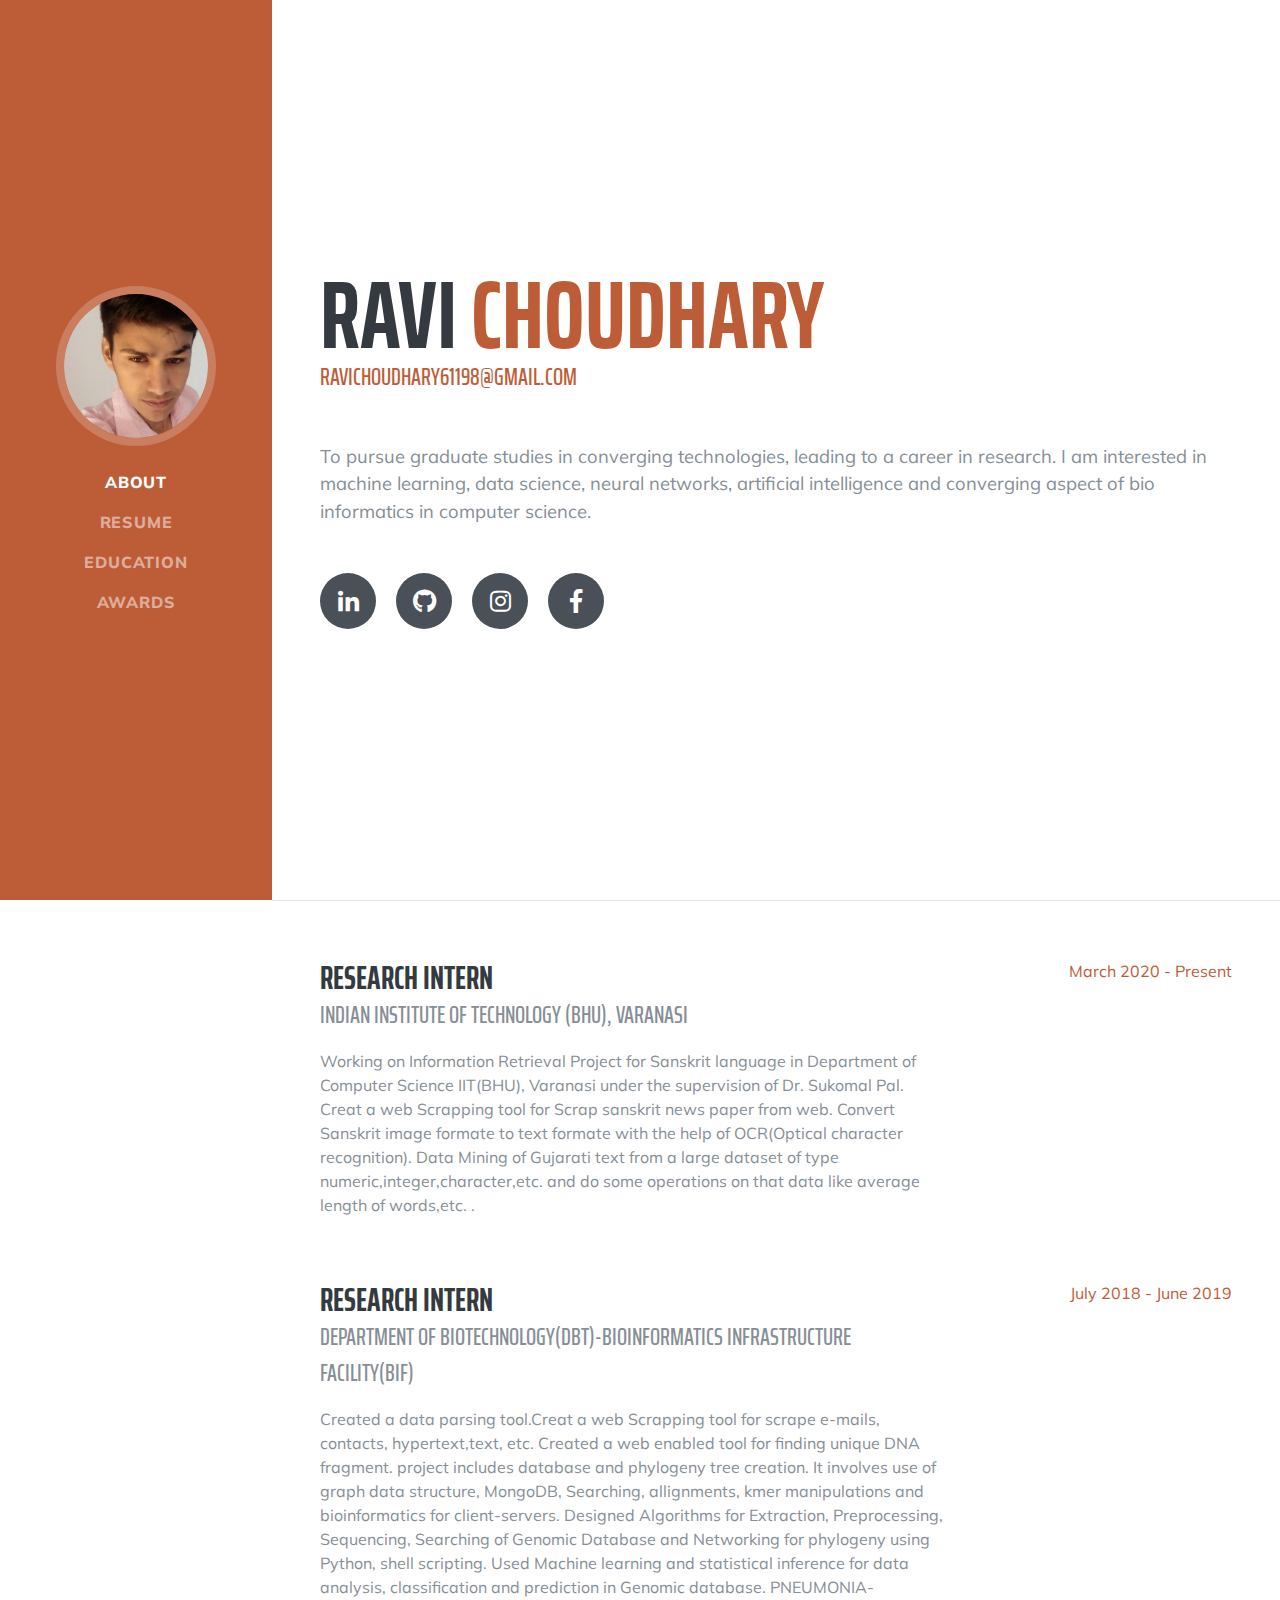
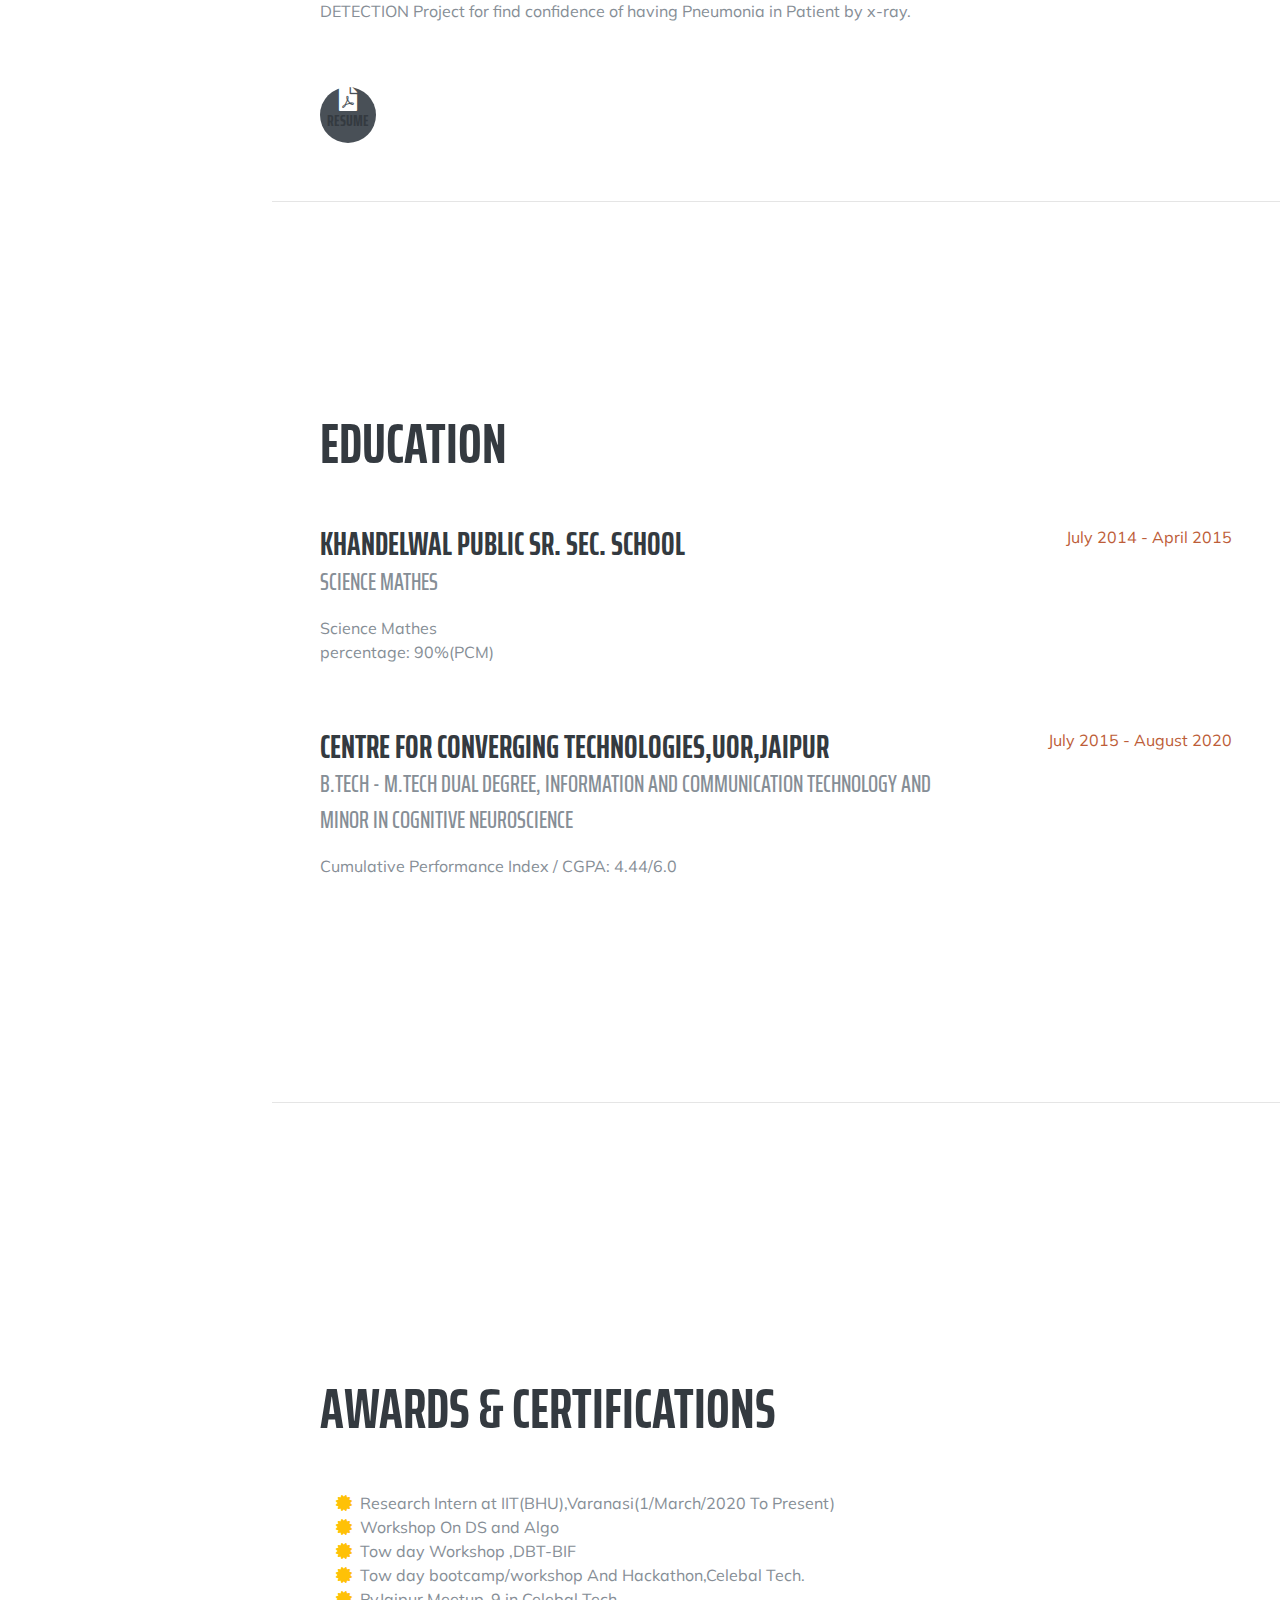
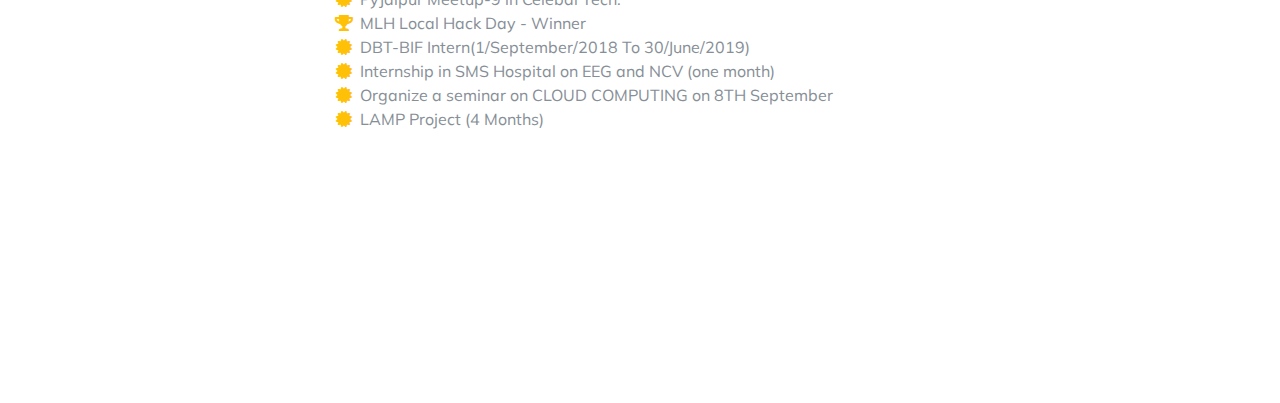
<file: index.html>
<!DOCTYPE html>
<html lang="en">

  <head>

    <meta charset="utf-8">
    <meta name="viewport" content="width=device-width, initial-scale=1, shrink-to-fit=no">
    <meta name="description" content="">
    <meta name="author" content="">

    <title>My Website</title>

    <!-- Bootstrap core CSS -->
    <link href="vendor/bootstrap/css/bootstrap.min.css" rel="stylesheet">

    <!-- Custom fonts for this template -->
    <link href="https://fonts.googleapis.com/css?family=Saira+Extra+Condensed:500,700" rel="stylesheet">
    <link href="https://fonts.googleapis.com/css?family=Muli:400,400i,800,800i" rel="stylesheet">
    <link href="vendor/fontawesome-free/css/all.min.css" rel="stylesheet">

    <!-- Custom styles for this template -->
    <link href="css/resume.min.css" rel="stylesheet">

  </head>

  <body id="page-top">

    <nav class="navbar navbar-expand-lg navbar-dark bg-primary fixed-top" id="sideNav">
      <a class="navbar-brand js-scroll-trigger" href="#page-top">
        <span class="d-block d-lg-none">Ravi Choudhary</span>
        <span class="d-none d-lg-block">
          <img class="img-fluid img-profile rounded-circle mx-auto mb-2" src="img/profile.jpg" alt="">
        </span>
      </a>
      <button class="navbar-toggler" type="button" data-toggle="collapse" data-target="#navbarSupportedContent" aria-controls="navbarSupportedContent" aria-expanded="false" aria-label="Toggle navigation">
        <span class="navbar-toggler-icon"></span>
      </button>
      <div class="collapse navbar-collapse" id="navbarSupportedContent">
        <ul class="navbar-nav">
          <li class="nav-item">
            <a class="nav-link js-scroll-trigger" href="#about">About</a>
          </li>
          <li class="nav-item">
            <a class="nav-link js-scroll-trigger" href="#experience">Resume</a>
          </li>
          <li class="nav-item">
            <a class="nav-link js-scroll-trigger" href="#education">Education</a>
          </li>
        <!--  <li class="nav-item">
            <a class="nav-link js-scroll-trigger" href="#skills">Skills</a>
          </li> -->
         <!-- <li class="nav-item">
            <a class="nav-link js-scroll-trigger" href="#interests">Interests</a>
          </li>  -->
          <li class="nav-item">
            <a class="nav-link js-scroll-trigger" href="#awards">Awards</a>
          </li>
        </ul>
      </div>
    </nav>

    <div class="container-fluid p-0">

      <section class="resume-section p-3 p-lg-5 d-flex d-column" id="about">
        <div class="my-auto">
          <h1 class="mb-0">Ravi
            <span class="text-primary">Choudhary</span>
          </h1>
          <div class="subheading mb-5">
            <a href="mailto:ravichoudhary61198@gmail.com">ravichoudhary61198@gmail.com</a>
          </div>
          <p class="lead mb-5">To pursue graduate studies in converging technologies, leading to a career in research. I am interested in machine learning, data science, neural networks, artificial intelligence and converging aspect of bio informatics in computer science.</p>
          <div class="social-icons">
            <a href="https://www.linkedin.com/in/ravi-choudhary-870968149/">
              <i class="fab fa-linkedin-in"></i>
            </a>
            <a href="https://github.com/ravichoudhary98">
              <i class="fab fa-github"></i>
            </a>
            <a href="https://www.instagram.com/ravichoudhary009/">
              <i class="fab fa-instagram"></i>
            </a>
            
            <a href="https://www.facebook.com/profile.php?id=100025311022173">
              <i class="fab fa-facebook-f"></i>
            </a>
          </div>
        </div>
      </section>

      <hr class="m-0">

      <section class="resume-section p-3 p-lg-5 d-flex flex-column" id="experience">
        <div class="my-auto">
             
           
      
         <div class="resume-item d-flex flex-column flex-md-row mb-5">
            <div class="resume-content mr-auto">
              <h3 class="mb-0">Research Intern</h3>
              <div class="subheading mb-3">Indian Institute of Technology (BHU), Varanasi</div>
              <p>Working on Information Retrieval Project for Sanskrit language in Department of Computer Science IIT(BHU), Varanasi under the supervision of Dr. Sukomal Pal. Creat a web Scrapping tool for Scrap sanskrit news paper from web. Convert Sanskrit image formate to text formate with the help of OCR(Optical character recognition). Data Mining of Gujarati text from a large dataset of type numeric,integer,character,etc. and do some operations on that data like average length of words,etc. .</p>
            </div>
            <div class="resume-date text-md-right">
              <span class="text-primary">March 2020 - Present</span>
            </div>
          </div>

          <div class="resume-item d-flex flex-column flex-md-row mb-5">
            <div class="resume-content mr-auto">
              <h3 class="mb-0">RESEARCH INTERN</h3>
              <div class="subheading mb-3">Department of Biotechnology(DBT)-Bioinformatics Infrastructure Facility(BIF)</div>
              <p>Created a data parsing tool.Creat a web Scrapping tool for scrape e-mails, contacts, hypertext,text, etc. Created a web enabled tool for finding unique DNA fragment. project includes database and phylogeny tree creation. It involves use of graph
data structure, MongoDB, Searching, allignments, kmer manipulations and bioinformatics for client-servers. Designed Algorithms for Extraction, Preprocessing, Sequencing, Searching of Genomic Database and Networking for phylogeny using Python,
shell scripting. Used Machine learning and statistical inference for data analysis, classification and prediction in Genomic database. PNEUMONIA-DETECTION Project for find confidence of having Pneumonia in Patient by x-ray.</p>
            </div>
            <div class="resume-date text-md-right">
              <span class="text-primary">July 2018 - June 2019</span>
            </div>
          </div>
          <div class="social-icons">
            
            <a href="https://drive.google.com/open?id=12XhwLO-yuAylwPAwAb1j_trhul-56iN2">
              <i class="fa fa-file-pdf" aria-hidden="true"><h6>Resume</h6></i>
            </a>
          </div>
          
      </section>

      <hr class="m-0">

      <section class="resume-section p-3 p-lg-5 d-flex flex-column" id="education">
        <div class="my-auto">
          <h2 class="mb-5">Education</h2>

          <div class="resume-item d-flex flex-column flex-md-row mb-5">
            <div class="resume-content mr-auto">
              <h3 class="mb-0">Khandelwal Public Sr. Sec. School</h3>
              <div class="subheading mb-3">Science Mathes</div>
              <div>Science Mathes</div>
              <p>percentage: 90%(PCM)</p>
            </div>
            <div class="resume-date text-md-right">
              <span class="text-primary">July 2014 - April 2015</span>
            </div>
          </div>

          <div class="resume-item d-flex flex-column flex-md-row">
            <div class="resume-content mr-auto">
              <h3 class="mb-0">Centre for Converging Technologies,UOR,Jaipur</h3>
              <div class="subheading mb-3">B.TECH - M.TECH DUAL DEGREE, INFORMATION AND COMMUNICATION TECHNOLOGY AND MINOR IN COGNITIVE NEUROSCIENCE</div>
              <p>Cumulative Performance Index / CGPA: 4.44/6.0</p>
            </div>
            <div class="resume-date text-md-right">
              <span class="text-primary">July 2015 - August 2020</span>
            </div>
          </div>

        </div>
      </section>
<!--
      <hr class="m-0">

      <section class="resume-section p-3 p-lg-5 d-flex flex-column" id="skills">
        <div class="my-auto">
          <h2 class="mb-5">Skills</h2>

          <div class="subheading mb-3">Programming Languages &amp; Tools</div>
          <ul class="list-inline dev-icons">
            <li class="list-inline-item">
              <i class="fab fa-python"></i>
            </li>
            <li class="list-inline-item">
              <i class="fab fa-html5"></i>
            </li>
            <li class="list-inline-item">
              <i class="fab fa-css3-alt"></i>
            </li>
            <li class="list-inline-item">
              <i class="fab fa-js-square"></i>
            </li>
            <li class="list-inline-item">
              <i class="fab fa-angular"></i>
            </li>
            <li class="list-inline-item">
              <i class="fab fa-react"></i>
            </li>
            <li class="list-inline-item">
              <i class="fab fa-node-js"></i>
            </li>
            <li class="list-inline-item">
              <i class="fab fa-npm"></i>
            </li>
            
          </ul>

          <div class="subheading mb-3">Workflow</div>
          <ul class="fa-ul mb-0">
            <li>
              <i class="fa-li fa fa-check"></i>
              Mobile-First, Responsive Design</li>
            <li>
              <i class="fa-li fa fa-check"></i>
              Cross Browser Testing &amp; Debugging</li>
            <li>
              <i class="fa-li fa fa-check"></i>
              Cross Functional Teams</li>
            <li>
              <i class="fa-li fa fa-check"></i>
              Agile Development &amp; Scrum</li>
          </ul>
        </div>
      </section>
-->
<!--(
      <hr class="m-0">

      <section class="resume-section p-3 p-lg-5 d-flex flex-column" id="interests">
        <div class="my-auto">
          <h2 class="mb-5">Interests</h2>
          <p>I am a python Developer.I am interested in machine learning, data science, neural networks, artificial intelligence and converging aspect of bio informatics in computer science.</p>
          <p class="mb-0">      </p>
        </div>
      </section>
)-->
      <hr class="m-0">

      <section class="resume-section p-3 p-lg-5 d-flex flex-column" id="awards">
        <div class="my-auto">
          <h2 class="mb-5">Awards &amp; Certifications</h2>
          <ul class="fa-ul mb-0">
            <li>
              <i class="fa-li fa fa-certificate text-warning"></i>
              
              Research Intern at IIT(BHU),Varanasi(1/March/2020 To Present)</li>
	    <li>
              <i class="fa-li fa fa-certificate text-warning"></i>
              Workshop On DS and Algo</li>
            <li>
              <i class="fa-li fa fa-certificate text-warning"></i>
              Tow day Workshop ,DBT-BIF</li>
            <li>
              <i class="fa-li fa fa-certificate text-warning"></i>
              Tow day bootcamp/workshop And Hackathon,Celebal Tech.</li>
            <li>
              <i class="fa-li fa fa-certificate text-warning"></i>
              PyJaipur Meetup-9 in Celebal Tech.</li>
            <li>
              <i class="fa-li fa fa-trophy text-warning"></i>
              MLH Local Hack Day - Winner</li>
            <li>
              <i class="fa-li fa fa-certificate text-warning"></i>
              DBT-BIF Intern(1/September/2018 To 30/June/2019)</li>
            <li>
              <i class="fa-li fa fa-certificate text-warning"></i>
             
              Internship in SMS Hospital on EEG and NCV (one month)</li>
            <li>
              <i class="fa-li fa fa-certificate text-warning"></i>
              
              Organize a seminar on CLOUD COMPUTING on 8TH September</li>
            <li>
              <i class="fa-li fa fa-certificate text-warning"></i>
              
              LAMP Project (4 Months)</li>
            
            <!--(<li>
              <i class="fa-li fa fa-trophy text-warning"></i>
              1<sup>st</sup>
              Place - James Buchanan High School - Hackathon 2006</li>
            <li>
              <i class="fa-li fa fa-trophy text-warning"></i>
              3<sup>rd</sup>
              Place - James Buchanan High School - Hackathon 2005</li>)-->
          </ul>
        </div>
      </section>

    </div>

    <!-- Bootstrap core JavaScript -->
    <script src="vendor/jquery/jquery.min.js"></script>
    <script src="vendor/bootstrap/js/bootstrap.bundle.min.js"></script>

    <!-- Plugin JavaScript -->
    <script src="vendor/jquery-easing/jquery.easing.min.js"></script>

    <!-- Custom scripts for this template -->
    <script src="js/resume.min.js"></script>

  </body>

</html>
</file>
<file: vendor/fontawesome-free/css/all.min.css>
/*!
 * Font Awesome Free 5.3.1 by @fontawesome - https://fontawesome.com
 * License - https://fontawesome.com/license/free (Icons: CC BY 4.0, Fonts: SIL OFL 1.1, Code: MIT License)
 */
.fa,.fab,.fal,.far,.fas{-moz-osx-font-smoothing:grayscale;-webkit-font-smoothing:antialiased;display:inline-block;font-style:normal;font-variant:normal;text-rendering:auto;line-height:1}.fa-lg{font-size:1.33333em;line-height:.75em;vertical-align:-.0667em}.fa-xs{font-size:.75em}.fa-sm{font-size:.875em}.fa-1x{font-size:1em}.fa-2x{font-size:2em}.fa-3x{font-size:3em}.fa-4x{font-size:4em}.fa-5x{font-size:5em}.fa-6x{font-size:6em}.fa-7x{font-size:7em}.fa-8x{font-size:8em}.fa-9x{font-size:9em}.fa-10x{font-size:10em}.fa-fw{text-align:center;width:1.25em}.fa-ul{list-style-type:none;margin-left:2.5em;padding-left:0}.fa-ul>li{position:relative}.fa-li{left:-2em;position:absolute;text-align:center;width:2em;line-height:inherit}.fa-border{border:.08em solid #eee;border-radius:.1em;padding:.2em .25em .15em}.fa-pull-left{float:left}.fa-pull-right{float:right}.fa.fa-pull-left,.fab.fa-pull-left,.fal.fa-pull-left,.far.fa-pull-left,.fas.fa-pull-left{margin-right:.3em}.fa.fa-pull-right,.fab.fa-pull-right,.fal.fa-pull-right,.far.fa-pull-right,.fas.fa-pull-right{margin-left:.3em}.fa-spin{animation:fa-spin 2s infinite linear}.fa-pulse{animation:fa-spin 1s infinite steps(8)}@keyframes fa-spin{0%{transform:rotate(0deg)}to{transform:rotate(1turn)}}.fa-rotate-90{-ms-filter:"progid:DXImageTransform.Microsoft.BasicImage(rotation=1)";transform:rotate(90deg)}.fa-rotate-180{-ms-filter:"progid:DXImageTransform.Microsoft.BasicImage(rotation=2)";transform:rotate(180deg)}.fa-rotate-270{-ms-filter:"progid:DXImageTransform.Microsoft.BasicImage(rotation=3)";transform:rotate(270deg)}.fa-flip-horizontal{-ms-filter:"progid:DXImageTransform.Microsoft.BasicImage(rotation=0, mirror=1)";transform:scaleX(-1)}.fa-flip-vertical{transform:scaleY(-1)}.fa-flip-horizontal.fa-flip-vertical,.fa-flip-vertical{-ms-filter:"progid:DXImageTransform.Microsoft.BasicImage(rotation=2, mirror=1)"}.fa-flip-horizontal.fa-flip-vertical{transform:scale(-1)}:root .fa-flip-horizontal,:root .fa-flip-vertical,:root .fa-rotate-90,:root .fa-rotate-180,:root .fa-rotate-270{-webkit-filter:none;filter:none}.fa-stack{display:inline-block;height:2em;line-height:2em;position:relative;vertical-align:middle;width:2em}.fa-stack-1x,.fa-stack-2x{left:0;position:absolute;text-align:center;width:100%}.fa-stack-1x{line-height:inherit}.fa-stack-2x{font-size:2em}.fa-inverse{color:#fff}.fa-500px:before{content:"\f26e"}.fa-accessible-icon:before{content:"\f368"}.fa-accusoft:before{content:"\f369"}.fa-ad:before{content:"\f641"}.fa-address-book:before{content:"\f2b9"}.fa-address-card:before{content:"\f2bb"}.fa-adjust:before{content:"\f042"}.fa-adn:before{content:"\f170"}.fa-adversal:before{content:"\f36a"}.fa-affiliatetheme:before{content:"\f36b"}.fa-air-freshener:before{content:"\f5d0"}.fa-algolia:before{content:"\f36c"}.fa-align-center:before{content:"\f037"}.fa-align-justify:before{content:"\f039"}.fa-align-left:before{content:"\f036"}.fa-align-right:before{content:"\f038"}.fa-alipay:before{content:"\f642"}.fa-allergies:before{content:"\f461"}.fa-amazon:before{content:"\f270"}.fa-amazon-pay:before{content:"\f42c"}.fa-ambulance:before{content:"\f0f9"}.fa-american-sign-language-interpreting:before{content:"\f2a3"}.fa-amilia:before{content:"\f36d"}.fa-anchor:before{content:"\f13d"}.fa-android:before{content:"\f17b"}.fa-angellist:before{content:"\f209"}.fa-angle-double-down:before{content:"\f103"}.fa-angle-double-left:before{content:"\f100"}.fa-angle-double-right:before{content:"\f101"}.fa-angle-double-up:before{content:"\f102"}.fa-angle-down:before{content:"\f107"}.fa-angle-left:before{content:"\f104"}.fa-angle-right:before{content:"\f105"}.fa-angle-up:before{content:"\f106"}.fa-angry:before{content:"\f556"}.fa-angrycreative:before{content:"\f36e"}.fa-angular:before{content:"\f420"}.fa-ankh:before{content:"\f644"}.fa-app-store:before{content:"\f36f"}.fa-app-store-ios:before{content:"\f370"}.fa-apper:before{content:"\f371"}.fa-apple:before{content:"\f179"}.fa-apple-alt:before{content:"\f5d1"}.fa-apple-pay:before{content:"\f415"}.fa-archive:before{content:"\f187"}.fa-archway:before{content:"\f557"}.fa-arrow-alt-circle-down:before{content:"\f358"}.fa-arrow-alt-circle-left:before{content:"\f359"}.fa-arrow-alt-circle-right:before{content:"\f35a"}.fa-arrow-alt-circle-up:before{content:"\f35b"}.fa-arrow-circle-down:before{content:"\f0ab"}.fa-arrow-circle-left:before{content:"\f0a8"}.fa-arrow-circle-right:before{content:"\f0a9"}.fa-arrow-circle-up:before{content:"\f0aa"}.fa-arrow-down:before{content:"\f063"}.fa-arrow-left:before{content:"\f060"}.fa-arrow-right:before{content:"\f061"}.fa-arrow-up:before{content:"\f062"}.fa-arrows-alt:before{content:"\f0b2"}.fa-arrows-alt-h:before{content:"\f337"}.fa-arrows-alt-v:before{content:"\f338"}.fa-assistive-listening-systems:before{content:"\f2a2"}.fa-asterisk:before{content:"\f069"}.fa-asymmetrik:before{content:"\f372"}.fa-at:before{content:"\f1fa"}.fa-atlas:before{content:"\f558"}.fa-atom:before{content:"\f5d2"}.fa-audible:before{content:"\f373"}.fa-audio-description:before{content:"\f29e"}.fa-autoprefixer:before{content:"\f41c"}.fa-avianex:before{content:"\f374"}.fa-aviato:before{content:"\f421"}.fa-award:before{content:"\f559"}.fa-aws:before{content:"\f375"}.fa-backspace:before{content:"\f55a"}.fa-backward:before{content:"\f04a"}.fa-balance-scale:before{content:"\f24e"}.fa-ban:before{content:"\f05e"}.fa-band-aid:before{content:"\f462"}.fa-bandcamp:before{content:"\f2d5"}.fa-barcode:before{content:"\f02a"}.fa-bars:before{content:"\f0c9"}.fa-baseball-ball:before{content:"\f433"}.fa-basketball-ball:before{content:"\f434"}.fa-bath:before{content:"\f2cd"}.fa-battery-empty:before{content:"\f244"}.fa-battery-full:before{content:"\f240"}.fa-battery-half:before{content:"\f242"}.fa-battery-quarter:before{content:"\f243"}.fa-battery-three-quarters:before{content:"\f241"}.fa-bed:before{content:"\f236"}.fa-beer:before{content:"\f0fc"}.fa-behance:before{content:"\f1b4"}.fa-behance-square:before{content:"\f1b5"}.fa-bell:before{content:"\f0f3"}.fa-bell-slash:before{content:"\f1f6"}.fa-bezier-curve:before{content:"\f55b"}.fa-bible:before{content:"\f647"}.fa-bicycle:before{content:"\f206"}.fa-bimobject:before{content:"\f378"}.fa-binoculars:before{content:"\f1e5"}.fa-birthday-cake:before{content:"\f1fd"}.fa-bitbucket:before{content:"\f171"}.fa-bitcoin:before{content:"\f379"}.fa-bity:before{content:"\f37a"}.fa-black-tie:before{content:"\f27e"}.fa-blackberry:before{content:"\f37b"}.fa-blender:before{content:"\f517"}.fa-blind:before{content:"\f29d"}.fa-blogger:before{content:"\f37c"}.fa-blogger-b:before{content:"\f37d"}.fa-bluetooth:before{content:"\f293"}.fa-bluetooth-b:before{content:"\f294"}.fa-bold:before{content:"\f032"}.fa-bolt:before{content:"\f0e7"}.fa-bomb:before{content:"\f1e2"}.fa-bone:before{content:"\f5d7"}.fa-bong:before{content:"\f55c"}.fa-book:before{content:"\f02d"}.fa-book-open:before{content:"\f518"}.fa-book-reader:before{content:"\f5da"}.fa-bookmark:before{content:"\f02e"}.fa-bowling-ball:before{content:"\f436"}.fa-box:before{content:"\f466"}.fa-box-open:before{content:"\f49e"}.fa-boxes:before{content:"\f468"}.fa-braille:before{content:"\f2a1"}.fa-brain:before{content:"\f5dc"}.fa-briefcase:before{content:"\f0b1"}.fa-briefcase-medical:before{content:"\f469"}.fa-broadcast-tower:before{content:"\f519"}.fa-broom:before{content:"\f51a"}.fa-brush:before{content:"\f55d"}.fa-btc:before{content:"\f15a"}.fa-bug:before{content:"\f188"}.fa-building:before{content:"\f1ad"}.fa-bullhorn:before{content:"\f0a1"}.fa-bullseye:before{content:"\f140"}.fa-burn:before{content:"\f46a"}.fa-buromobelexperte:before{content:"\f37f"}.fa-bus:before{content:"\f207"}.fa-bus-alt:before{content:"\f55e"}.fa-business-time:before{content:"\f64a"}.fa-buysellads:before{content:"\f20d"}.fa-calculator:before{content:"\f1ec"}.fa-calendar:before{content:"\f133"}.fa-calendar-alt:before{content:"\f073"}.fa-calendar-check:before{content:"\f274"}.fa-calendar-minus:before{content:"\f272"}.fa-calendar-plus:before{content:"\f271"}.fa-calendar-times:before{content:"\f273"}.fa-camera:before{content:"\f030"}.fa-camera-retro:before{content:"\f083"}.fa-cannabis:before{content:"\f55f"}.fa-capsules:before{content:"\f46b"}.fa-car:before{content:"\f1b9"}.fa-car-alt:before{content:"\f5de"}.fa-car-battery:before{content:"\f5df"}.fa-car-crash:before{content:"\f5e1"}.fa-car-side:before{content:"\f5e4"}.fa-caret-down:before{content:"\f0d7"}.fa-caret-left:before{content:"\f0d9"}.fa-caret-right:before{content:"\f0da"}.fa-caret-square-down:before{content:"\f150"}.fa-caret-square-left:before{content:"\f191"}.fa-caret-square-right:before{content:"\f152"}.fa-caret-square-up:before{content:"\f151"}.fa-caret-up:before{content:"\f0d8"}.fa-cart-arrow-down:before{content:"\f218"}.fa-cart-plus:before{content:"\f217"}.fa-cc-amazon-pay:before{content:"\f42d"}.fa-cc-amex:before{content:"\f1f3"}.fa-cc-apple-pay:before{content:"\f416"}.fa-cc-diners-club:before{content:"\f24c"}.fa-cc-discover:before{content:"\f1f2"}.fa-cc-jcb:before{content:"\f24b"}.fa-cc-mastercard:before{content:"\f1f1"}.fa-cc-paypal:before{content:"\f1f4"}.fa-cc-stripe:before{content:"\f1f5"}.fa-cc-visa:before{content:"\f1f0"}.fa-centercode:before{content:"\f380"}.fa-certificate:before{content:"\f0a3"}.fa-chalkboard:before{content:"\f51b"}.fa-chalkboard-teacher:before{content:"\f51c"}.fa-charging-station:before{content:"\f5e7"}.fa-chart-area:before{content:"\f1fe"}.fa-chart-bar:before{content:"\f080"}.fa-chart-line:before{content:"\f201"}.fa-chart-pie:before{content:"\f200"}.fa-check:before{content:"\f00c"}.fa-check-circle:before{content:"\f058"}.fa-check-double:before{content:"\f560"}.fa-check-square:before{content:"\f14a"}.fa-chess:before{content:"\f439"}.fa-chess-bishop:before{content:"\f43a"}.fa-chess-board:before{content:"\f43c"}.fa-chess-king:before{content:"\f43f"}.fa-chess-knight:before{content:"\f441"}.fa-chess-pawn:before{content:"\f443"}.fa-chess-queen:before{content:"\f445"}.fa-chess-rook:before{content:"\f447"}.fa-chevron-circle-down:before{content:"\f13a"}.fa-chevron-circle-left:before{content:"\f137"}.fa-chevron-circle-right:before{content:"\f138"}.fa-chevron-circle-up:before{content:"\f139"}.fa-chevron-down:before{content:"\f078"}.fa-chevron-left:before{content:"\f053"}.fa-chevron-right:before{content:"\f054"}.fa-chevron-up:before{content:"\f077"}.fa-child:before{content:"\f1ae"}.fa-chrome:before{content:"\f268"}.fa-church:before{content:"\f51d"}.fa-circle:before{content:"\f111"}.fa-circle-notch:before{content:"\f1ce"}.fa-city:before{content:"\f64f"}.fa-clipboard:before{content:"\f328"}.fa-clipboard-check:before{content:"\f46c"}.fa-clipboard-list:before{content:"\f46d"}.fa-clock:before{content:"\f017"}.fa-clone:before{content:"\f24d"}.fa-closed-captioning:before{content:"\f20a"}.fa-cloud:before{content:"\f0c2"}.fa-cloud-download-alt:before{content:"\f381"}.fa-cloud-upload-alt:before{content:"\f382"}.fa-cloudscale:before{content:"\f383"}.fa-cloudsmith:before{content:"\f384"}.fa-cloudversify:before{content:"\f385"}.fa-cocktail:before{content:"\f561"}.fa-code:before{content:"\f121"}.fa-code-branch:before{content:"\f126"}.fa-codepen:before{content:"\f1cb"}.fa-codiepie:before{content:"\f284"}.fa-coffee:before{content:"\f0f4"}.fa-cog:before{content:"\f013"}.fa-cogs:before{content:"\f085"}.fa-coins:before{content:"\f51e"}.fa-columns:before{content:"\f0db"}.fa-comment:before{content:"\f075"}.fa-comment-alt:before{content:"\f27a"}.fa-comment-dollar:before{content:"\f651"}.fa-comment-dots:before{content:"\f4ad"}.fa-comment-slash:before{content:"\f4b3"}.fa-comments:before{content:"\f086"}.fa-comments-dollar:before{content:"\f653"}.fa-compact-disc:before{content:"\f51f"}.fa-compass:before{content:"\f14e"}.fa-compress:before{content:"\f066"}.fa-concierge-bell:before{content:"\f562"}.fa-connectdevelop:before{content:"\f20e"}.fa-contao:before{content:"\f26d"}.fa-cookie:before{content:"\f563"}.fa-cookie-bite:before{content:"\f564"}.fa-copy:before{content:"\f0c5"}.fa-copyright:before{content:"\f1f9"}.fa-couch:before{content:"\f4b8"}.fa-cpanel:before{content:"\f388"}.fa-creative-commons:before{content:"\f25e"}.fa-creative-commons-by:before{content:"\f4e7"}.fa-creative-commons-nc:before{content:"\f4e8"}.fa-creative-commons-nc-eu:before{content:"\f4e9"}.fa-creative-commons-nc-jp:before{content:"\f4ea"}.fa-creative-commons-nd:before{content:"\f4eb"}.fa-creative-commons-pd:before{content:"\f4ec"}.fa-creative-commons-pd-alt:before{content:"\f4ed"}.fa-creative-commons-remix:before{content:"\f4ee"}.fa-creative-commons-sa:before{content:"\f4ef"}.fa-creative-commons-sampling:before{content:"\f4f0"}.fa-creative-commons-sampling-plus:before{content:"\f4f1"}.fa-creative-commons-share:before{content:"\f4f2"}.fa-credit-card:before{content:"\f09d"}.fa-crop:before{content:"\f125"}.fa-crop-alt:before{content:"\f565"}.fa-cross:before{content:"\f654"}.fa-crosshairs:before{content:"\f05b"}.fa-crow:before{content:"\f520"}.fa-crown:before{content:"\f521"}.fa-css3:before{content:"\f13c"}.fa-css3-alt:before{content:"\f38b"}.fa-cube:before{content:"\f1b2"}.fa-cubes:before{content:"\f1b3"}.fa-cut:before{content:"\f0c4"}.fa-cuttlefish:before{content:"\f38c"}.fa-d-and-d:before{content:"\f38d"}.fa-dashcube:before{content:"\f210"}.fa-database:before{content:"\f1c0"}.fa-deaf:before{content:"\f2a4"}.fa-delicious:before{content:"\f1a5"}.fa-deploydog:before{content:"\f38e"}.fa-deskpro:before{content:"\f38f"}.fa-desktop:before{content:"\f108"}.fa-deviantart:before{content:"\f1bd"}.fa-dharmachakra:before{content:"\f655"}.fa-diagnoses:before{content:"\f470"}.fa-dice:before{content:"\f522"}.fa-dice-five:before{content:"\f523"}.fa-dice-four:before{content:"\f524"}.fa-dice-one:before{content:"\f525"}.fa-dice-six:before{content:"\f526"}.fa-dice-three:before{content:"\f527"}.fa-dice-two:before{content:"\f528"}.fa-digg:before{content:"\f1a6"}.fa-digital-ocean:before{content:"\f391"}.fa-digital-tachograph:before{content:"\f566"}.fa-directions:before{content:"\f5eb"}.fa-discord:before{content:"\f392"}.fa-discourse:before{content:"\f393"}.fa-divide:before{content:"\f529"}.fa-dizzy:before{content:"\f567"}.fa-dna:before{content:"\f471"}.fa-dochub:before{content:"\f394"}.fa-docker:before{content:"\f395"}.fa-dollar-sign:before{content:"\f155"}.fa-dolly:before{content:"\f472"}.fa-dolly-flatbed:before{content:"\f474"}.fa-donate:before{content:"\f4b9"}.fa-door-closed:before{content:"\f52a"}.fa-door-open:before{content:"\f52b"}.fa-dot-circle:before{content:"\f192"}.fa-dove:before{content:"\f4ba"}.fa-download:before{content:"\f019"}.fa-draft2digital:before{content:"\f396"}.fa-drafting-compass:before{content:"\f568"}.fa-draw-polygon:before{content:"\f5ee"}.fa-dribbble:before{content:"\f17d"}.fa-dribbble-square:before{content:"\f397"}.fa-dropbox:before{content:"\f16b"}.fa-drum:before{content:"\f569"}.fa-drum-steelpan:before{content:"\f56a"}.fa-drupal:before{content:"\f1a9"}.fa-dumbbell:before{content:"\f44b"}.fa-dyalog:before{content:"\f399"}.fa-earlybirds:before{content:"\f39a"}.fa-ebay:before{content:"\f4f4"}.fa-edge:before{content:"\f282"}.fa-edit:before{content:"\f044"}.fa-eject:before{content:"\f052"}.fa-elementor:before{content:"\f430"}.fa-ellipsis-h:before{content:"\f141"}.fa-ellipsis-v:before{content:"\f142"}.fa-ello:before{content:"\f5f1"}.fa-ember:before{content:"\f423"}.fa-empire:before{content:"\f1d1"}.fa-envelope:before{content:"\f0e0"}.fa-envelope-open:before{content:"\f2b6"}.fa-envelope-open-text:before{content:"\f658"}.fa-envelope-square:before{content:"\f199"}.fa-envira:before{content:"\f299"}.fa-equals:before{content:"\f52c"}.fa-eraser:before{content:"\f12d"}.fa-erlang:before{content:"\f39d"}.fa-ethereum:before{content:"\f42e"}.fa-etsy:before{content:"\f2d7"}.fa-euro-sign:before{content:"\f153"}.fa-exchange-alt:before{content:"\f362"}.fa-exclamation:before{content:"\f12a"}.fa-exclamation-circle:before{content:"\f06a"}.fa-exclamation-triangle:before{content:"\f071"}.fa-expand:before{content:"\f065"}.fa-expand-arrows-alt:before{content:"\f31e"}.fa-expeditedssl:before{content:"\f23e"}.fa-external-link-alt:before{content:"\f35d"}.fa-external-link-square-alt:before{content:"\f360"}.fa-eye:before{content:"\f06e"}.fa-eye-dropper:before{content:"\f1fb"}.fa-eye-slash:before{content:"\f070"}.fa-facebook:before{content:"\f09a"}.fa-facebook-f:before{content:"\f39e"}.fa-facebook-messenger:before{content:"\f39f"}.fa-facebook-square:before{content:"\f082"}.fa-fast-backward:before{content:"\f049"}.fa-fast-forward:before{content:"\f050"}.fa-fax:before{content:"\f1ac"}.fa-feather:before{content:"\f52d"}.fa-feather-alt:before{content:"\f56b"}.fa-female:before{content:"\f182"}.fa-fighter-jet:before{content:"\f0fb"}.fa-file:before{content:"\f15b"}.fa-file-alt:before{content:"\f15c"}.fa-file-archive:before{content:"\f1c6"}.fa-file-audio:before{content:"\f1c7"}.fa-file-code:before{content:"\f1c9"}.fa-file-contract:before{content:"\f56c"}.fa-file-download:before{content:"\f56d"}.fa-file-excel:before{content:"\f1c3"}.fa-file-export:before{content:"\f56e"}.fa-file-image:before{content:"\f1c5"}.fa-file-import:before{content:"\f56f"}.fa-file-invoice:before{content:"\f570"}.fa-file-invoice-dollar:before{content:"\f571"}.fa-file-medical:before{content:"\f477"}.fa-file-medical-alt:before{content:"\f478"}.fa-file-pdf:before{content:"\f1c1"}.fa-file-powerpoint:before{content:"\f1c4"}.fa-file-prescription:before{content:"\f572"}.fa-file-signature:before{content:"\f573"}.fa-file-upload:before{content:"\f574"}.fa-file-video:before{content:"\f1c8"}.fa-file-word:before{content:"\f1c2"}.fa-fill:before{content:"\f575"}.fa-fill-drip:before{content:"\f576"}.fa-film:before{content:"\f008"}.fa-filter:before{content:"\f0b0"}.fa-fingerprint:before{content:"\f577"}.fa-fire:before{content:"\f06d"}.fa-fire-extinguisher:before{content:"\f134"}.fa-firefox:before{content:"\f269"}.fa-first-aid:before{content:"\f479"}.fa-first-order:before{content:"\f2b0"}.fa-first-order-alt:before{content:"\f50a"}.fa-firstdraft:before{content:"\f3a1"}.fa-fish:before{content:"\f578"}.fa-flag:before{content:"\f024"}.fa-flag-checkered:before{content:"\f11e"}.fa-flask:before{content:"\f0c3"}.fa-flickr:before{content:"\f16e"}.fa-flipboard:before{content:"\f44d"}.fa-flushed:before{content:"\f579"}.fa-fly:before{content:"\f417"}.fa-folder:before{content:"\f07b"}.fa-folder-minus:before{content:"\f65d"}.fa-folder-open:before{content:"\f07c"}.fa-folder-plus:before{content:"\f65e"}.fa-font:before{content:"\f031"}.fa-font-awesome:before{content:"\f2b4"}.fa-font-awesome-alt:before{content:"\f35c"}.fa-font-awesome-flag:before{content:"\f425"}.fa-font-awesome-logo-full:before{content:"\f4e6"}.fa-fonticons:before{content:"\f280"}.fa-fonticons-fi:before{content:"\f3a2"}.fa-football-ball:before{content:"\f44e"}.fa-fort-awesome:before{content:"\f286"}.fa-fort-awesome-alt:before{content:"\f3a3"}.fa-forumbee:before{content:"\f211"}.fa-forward:before{content:"\f04e"}.fa-foursquare:before{content:"\f180"}.fa-free-code-camp:before{content:"\f2c5"}.fa-freebsd:before{content:"\f3a4"}.fa-frog:before{content:"\f52e"}.fa-frown:before{content:"\f119"}.fa-frown-open:before{content:"\f57a"}.fa-fulcrum:before{content:"\f50b"}.fa-funnel-dollar:before{content:"\f662"}.fa-futbol:before{content:"\f1e3"}.fa-galactic-republic:before{content:"\f50c"}.fa-galactic-senate:before{content:"\f50d"}.fa-gamepad:before{content:"\f11b"}.fa-gas-pump:before{content:"\f52f"}.fa-gavel:before{content:"\f0e3"}.fa-gem:before{content:"\f3a5"}.fa-genderless:before{content:"\f22d"}.fa-get-pocket:before{content:"\f265"}.fa-gg:before{content:"\f260"}.fa-gg-circle:before{content:"\f261"}.fa-gift:before{content:"\f06b"}.fa-git:before{content:"\f1d3"}.fa-git-square:before{content:"\f1d2"}.fa-github:before{content:"\f09b"}.fa-github-alt:before{content:"\f113"}.fa-github-square:before{content:"\f092"}.fa-gitkraken:before{content:"\f3a6"}.fa-gitlab:before{content:"\f296"}.fa-gitter:before{content:"\f426"}.fa-glass-martini:before{content:"\f000"}.fa-glass-martini-alt:before{content:"\f57b"}.fa-glasses:before{content:"\f530"}.fa-glide:before{content:"\f2a5"}.fa-glide-g:before{content:"\f2a6"}.fa-globe:before{content:"\f0ac"}.fa-globe-africa:before{content:"\f57c"}.fa-globe-americas:before{content:"\f57d"}.fa-globe-asia:before{content:"\f57e"}.fa-gofore:before{content:"\f3a7"}.fa-golf-ball:before{content:"\f450"}.fa-goodreads:before{content:"\f3a8"}.fa-goodreads-g:before{content:"\f3a9"}.fa-google:before{content:"\f1a0"}.fa-google-drive:before{content:"\f3aa"}.fa-google-play:before{content:"\f3ab"}.fa-google-plus:before{content:"\f2b3"}.fa-google-plus-g:before{content:"\f0d5"}.fa-google-plus-square:before{content:"\f0d4"}.fa-google-wallet:before{content:"\f1ee"}.fa-gopuram:before{content:"\f664"}.fa-graduation-cap:before{content:"\f19d"}.fa-gratipay:before{content:"\f184"}.fa-grav:before{content:"\f2d6"}.fa-greater-than:before{content:"\f531"}.fa-greater-than-equal:before{content:"\f532"}.fa-grimace:before{content:"\f57f"}.fa-grin:before{content:"\f580"}.fa-grin-alt:before{content:"\f581"}.fa-grin-beam:before{content:"\f582"}.fa-grin-beam-sweat:before{content:"\f583"}.fa-grin-hearts:before{content:"\f584"}.fa-grin-squint:before{content:"\f585"}.fa-grin-squint-tears:before{content:"\f586"}.fa-grin-stars:before{content:"\f587"}.fa-grin-tears:before{content:"\f588"}.fa-grin-tongue:before{content:"\f589"}.fa-grin-tongue-squint:before{content:"\f58a"}.fa-grin-tongue-wink:before{content:"\f58b"}.fa-grin-wink:before{content:"\f58c"}.fa-grip-horizontal:before{content:"\f58d"}.fa-grip-vertical:before{content:"\f58e"}.fa-gripfire:before{content:"\f3ac"}.fa-grunt:before{content:"\f3ad"}.fa-gulp:before{content:"\f3ae"}.fa-h-square:before{content:"\f0fd"}.fa-hacker-news:before{content:"\f1d4"}.fa-hacker-news-square:before{content:"\f3af"}.fa-hackerrank:before{content:"\f5f7"}.fa-hamsa:before{content:"\f665"}.fa-hand-holding:before{content:"\f4bd"}.fa-hand-holding-heart:before{content:"\f4be"}.fa-hand-holding-usd:before{content:"\f4c0"}.fa-hand-lizard:before{content:"\f258"}.fa-hand-paper:before{content:"\f256"}.fa-hand-peace:before{content:"\f25b"}.fa-hand-point-down:before{content:"\f0a7"}.fa-hand-point-left:before{content:"\f0a5"}.fa-hand-point-right:before{content:"\f0a4"}.fa-hand-point-up:before{content:"\f0a6"}.fa-hand-pointer:before{content:"\f25a"}.fa-hand-rock:before{content:"\f255"}.fa-hand-scissors:before{content:"\f257"}.fa-hand-spock:before{content:"\f259"}.fa-hands:before{content:"\f4c2"}.fa-hands-helping:before{content:"\f4c4"}.fa-handshake:before{content:"\f2b5"}.fa-hashtag:before{content:"\f292"}.fa-haykal:before{content:"\f666"}.fa-hdd:before{content:"\f0a0"}.fa-heading:before{content:"\f1dc"}.fa-headphones:before{content:"\f025"}.fa-headphones-alt:before{content:"\f58f"}.fa-headset:before{content:"\f590"}.fa-heart:before{content:"\f004"}.fa-heartbeat:before{content:"\f21e"}.fa-helicopter:before{content:"\f533"}.fa-highlighter:before{content:"\f591"}.fa-hips:before{content:"\f452"}.fa-hire-a-helper:before{content:"\f3b0"}.fa-history:before{content:"\f1da"}.fa-hockey-puck:before{content:"\f453"}.fa-home:before{content:"\f015"}.fa-hooli:before{content:"\f427"}.fa-hornbill:before{content:"\f592"}.fa-hospital:before{content:"\f0f8"}.fa-hospital-alt:before{content:"\f47d"}.fa-hospital-symbol:before{content:"\f47e"}.fa-hot-tub:before{content:"\f593"}.fa-hotel:before{content:"\f594"}.fa-hotjar:before{content:"\f3b1"}.fa-hourglass:before{content:"\f254"}.fa-hourglass-end:before{content:"\f253"}.fa-hourglass-half:before{content:"\f252"}.fa-hourglass-start:before{content:"\f251"}.fa-houzz:before{content:"\f27c"}.fa-html5:before{content:"\f13b"}.fa-hubspot:before{content:"\f3b2"}.fa-i-cursor:before{content:"\f246"}.fa-id-badge:before{content:"\f2c1"}.fa-id-card:before{content:"\f2c2"}.fa-id-card-alt:before{content:"\f47f"}.fa-image:before{content:"\f03e"}.fa-images:before{content:"\f302"}.fa-imdb:before{content:"\f2d8"}.fa-inbox:before{content:"\f01c"}.fa-indent:before{content:"\f03c"}.fa-industry:before{content:"\f275"}.fa-infinity:before{content:"\f534"}.fa-info:before{content:"\f129"}.fa-info-circle:before{content:"\f05a"}.fa-instagram:before{content:"\f16d"}.fa-internet-explorer:before{content:"\f26b"}.fa-ioxhost:before{content:"\f208"}.fa-italic:before{content:"\f033"}.fa-itunes:before{content:"\f3b4"}.fa-itunes-note:before{content:"\f3b5"}.fa-java:before{content:"\f4e4"}.fa-jedi:before{content:"\f669"}.fa-jedi-order:before{content:"\f50e"}.fa-jenkins:before{content:"\f3b6"}.fa-joget:before{content:"\f3b7"}.fa-joint:before{content:"\f595"}.fa-joomla:before{content:"\f1aa"}.fa-journal-whills:before{content:"\f66a"}.fa-js:before{content:"\f3b8"}.fa-js-square:before{content:"\f3b9"}.fa-jsfiddle:before{content:"\f1cc"}.fa-kaaba:before{content:"\f66b"}.fa-kaggle:before{content:"\f5fa"}.fa-key:before{content:"\f084"}.fa-keybase:before{content:"\f4f5"}.fa-keyboard:before{content:"\f11c"}.fa-keycdn:before{content:"\f3ba"}.fa-khanda:before{content:"\f66d"}.fa-kickstarter:before{content:"\f3bb"}.fa-kickstarter-k:before{content:"\f3bc"}.fa-kiss:before{content:"\f596"}.fa-kiss-beam:before{content:"\f597"}.fa-kiss-wink-heart:before{content:"\f598"}.fa-kiwi-bird:before{content:"\f535"}.fa-korvue:before{content:"\f42f"}.fa-landmark:before{content:"\f66f"}.fa-language:before{content:"\f1ab"}.fa-laptop:before{content:"\f109"}.fa-laptop-code:before{content:"\f5fc"}.fa-laravel:before{content:"\f3bd"}.fa-lastfm:before{content:"\f202"}.fa-lastfm-square:before{content:"\f203"}.fa-laugh:before{content:"\f599"}.fa-laugh-beam:before{content:"\f59a"}.fa-laugh-squint:before{content:"\f59b"}.fa-laugh-wink:before{content:"\f59c"}.fa-layer-group:before{content:"\f5fd"}.fa-leaf:before{content:"\f06c"}.fa-leanpub:before{content:"\f212"}.fa-lemon:before{content:"\f094"}.fa-less:before{content:"\f41d"}.fa-less-than:before{content:"\f536"}.fa-less-than-equal:before{content:"\f537"}.fa-level-down-alt:before{content:"\f3be"}.fa-level-up-alt:before{content:"\f3bf"}.fa-life-ring:before{content:"\f1cd"}.fa-lightbulb:before{content:"\f0eb"}.fa-line:before{content:"\f3c0"}.fa-link:before{content:"\f0c1"}.fa-linkedin:before{content:"\f08c"}.fa-linkedin-in:before{content:"\f0e1"}.fa-linode:before{content:"\f2b8"}.fa-linux:before{content:"\f17c"}.fa-lira-sign:before{content:"\f195"}.fa-list:before{content:"\f03a"}.fa-list-alt:before{content:"\f022"}.fa-list-ol:before{content:"\f0cb"}.fa-list-ul:before{content:"\f0ca"}.fa-location-arrow:before{content:"\f124"}.fa-lock:before{content:"\f023"}.fa-lock-open:before{content:"\f3c1"}.fa-long-arrow-alt-down:before{content:"\f309"}.fa-long-arrow-alt-left:before{content:"\f30a"}.fa-long-arrow-alt-right:before{content:"\f30b"}.fa-long-arrow-alt-up:before{content:"\f30c"}.fa-low-vision:before{content:"\f2a8"}.fa-luggage-cart:before{content:"\f59d"}.fa-lyft:before{content:"\f3c3"}.fa-magento:before{content:"\f3c4"}.fa-magic:before{content:"\f0d0"}.fa-magnet:before{content:"\f076"}.fa-mail-bulk:before{content:"\f674"}.fa-mailchimp:before{content:"\f59e"}.fa-male:before{content:"\f183"}.fa-mandalorian:before{content:"\f50f"}.fa-map:before{content:"\f279"}.fa-map-marked:before{content:"\f59f"}.fa-map-marked-alt:before{content:"\f5a0"}.fa-map-marker:before{content:"\f041"}.fa-map-marker-alt:before{content:"\f3c5"}.fa-map-pin:before{content:"\f276"}.fa-map-signs:before{content:"\f277"}.fa-markdown:before{content:"\f60f"}.fa-marker:before{content:"\f5a1"}.fa-mars:before{content:"\f222"}.fa-mars-double:before{content:"\f227"}.fa-mars-stroke:before{content:"\f229"}.fa-mars-stroke-h:before{content:"\f22b"}.fa-mars-stroke-v:before{content:"\f22a"}.fa-mastodon:before{content:"\f4f6"}.fa-maxcdn:before{content:"\f136"}.fa-medal:before{content:"\f5a2"}.fa-medapps:before{content:"\f3c6"}.fa-medium:before{content:"\f23a"}.fa-medium-m:before{content:"\f3c7"}.fa-medkit:before{content:"\f0fa"}.fa-medrt:before{content:"\f3c8"}.fa-meetup:before{content:"\f2e0"}.fa-megaport:before{content:"\f5a3"}.fa-meh:before{content:"\f11a"}.fa-meh-blank:before{content:"\f5a4"}.fa-meh-rolling-eyes:before{content:"\f5a5"}.fa-memory:before{content:"\f538"}.fa-menorah:before{content:"\f676"}.fa-mercury:before{content:"\f223"}.fa-microchip:before{content:"\f2db"}.fa-microphone:before{content:"\f130"}.fa-microphone-alt:before{content:"\f3c9"}.fa-microphone-alt-slash:before{content:"\f539"}.fa-microphone-slash:before{content:"\f131"}.fa-microscope:before{content:"\f610"}.fa-microsoft:before{content:"\f3ca"}.fa-minus:before{content:"\f068"}.fa-minus-circle:before{content:"\f056"}.fa-minus-square:before{content:"\f146"}.fa-mix:before{content:"\f3cb"}.fa-mixcloud:before{content:"\f289"}.fa-mizuni:before{content:"\f3cc"}.fa-mobile:before{content:"\f10b"}.fa-mobile-alt:before{content:"\f3cd"}.fa-modx:before{content:"\f285"}.fa-monero:before{content:"\f3d0"}.fa-money-bill:before{content:"\f0d6"}.fa-money-bill-alt:before{content:"\f3d1"}.fa-money-bill-wave:before{content:"\f53a"}.fa-money-bill-wave-alt:before{content:"\f53b"}.fa-money-check:before{content:"\f53c"}.fa-money-check-alt:before{content:"\f53d"}.fa-monument:before{content:"\f5a6"}.fa-moon:before{content:"\f186"}.fa-mortar-pestle:before{content:"\f5a7"}.fa-mosque:before{content:"\f678"}.fa-motorcycle:before{content:"\f21c"}.fa-mouse-pointer:before{content:"\f245"}.fa-music:before{content:"\f001"}.fa-napster:before{content:"\f3d2"}.fa-neos:before{content:"\f612"}.fa-neuter:before{content:"\f22c"}.fa-newspaper:before{content:"\f1ea"}.fa-nimblr:before{content:"\f5a8"}.fa-nintendo-switch:before{content:"\f418"}.fa-node:before{content:"\f419"}.fa-node-js:before{content:"\f3d3"}.fa-not-equal:before{content:"\f53e"}.fa-notes-medical:before{content:"\f481"}.fa-npm:before{content:"\f3d4"}.fa-ns8:before{content:"\f3d5"}.fa-nutritionix:before{content:"\f3d6"}.fa-object-group:before{content:"\f247"}.fa-object-ungroup:before{content:"\f248"}.fa-odnoklassniki:before{content:"\f263"}.fa-odnoklassniki-square:before{content:"\f264"}.fa-oil-can:before{content:"\f613"}.fa-old-republic:before{content:"\f510"}.fa-om:before{content:"\f679"}.fa-opencart:before{content:"\f23d"}.fa-openid:before{content:"\f19b"}.fa-opera:before{content:"\f26a"}.fa-optin-monster:before{content:"\f23c"}.fa-osi:before{content:"\f41a"}.fa-outdent:before{content:"\f03b"}.fa-page4:before{content:"\f3d7"}.fa-pagelines:before{content:"\f18c"}.fa-paint-brush:before{content:"\f1fc"}.fa-paint-roller:before{content:"\f5aa"}.fa-palette:before{content:"\f53f"}.fa-palfed:before{content:"\f3d8"}.fa-pallet:before{content:"\f482"}.fa-paper-plane:before{content:"\f1d8"}.fa-paperclip:before{content:"\f0c6"}.fa-parachute-box:before{content:"\f4cd"}.fa-paragraph:before{content:"\f1dd"}.fa-parking:before{content:"\f540"}.fa-passport:before{content:"\f5ab"}.fa-pastafarianism:before{content:"\f67b"}.fa-paste:before{content:"\f0ea"}.fa-patreon:before{content:"\f3d9"}.fa-pause:before{content:"\f04c"}.fa-pause-circle:before{content:"\f28b"}.fa-paw:before{content:"\f1b0"}.fa-paypal:before{content:"\f1ed"}.fa-peace:before{content:"\f67c"}.fa-pen:before{content:"\f304"}.fa-pen-alt:before{content:"\f305"}.fa-pen-fancy:before{content:"\f5ac"}.fa-pen-nib:before{content:"\f5ad"}.fa-pen-square:before{content:"\f14b"}.fa-pencil-alt:before{content:"\f303"}.fa-pencil-ruler:before{content:"\f5ae"}.fa-people-carry:before{content:"\f4ce"}.fa-percent:before{content:"\f295"}.fa-percentage:before{content:"\f541"}.fa-periscope:before{content:"\f3da"}.fa-phabricator:before{content:"\f3db"}.fa-phoenix-framework:before{content:"\f3dc"}.fa-phoenix-squadron:before{content:"\f511"}.fa-phone:before{content:"\f095"}.fa-phone-slash:before{content:"\f3dd"}.fa-phone-square:before{content:"\f098"}.fa-phone-volume:before{content:"\f2a0"}.fa-php:before{content:"\f457"}.fa-pied-piper:before{content:"\f2ae"}.fa-pied-piper-alt:before{content:"\f1a8"}.fa-pied-piper-hat:before{content:"\f4e5"}.fa-pied-piper-pp:before{content:"\f1a7"}.fa-piggy-bank:before{content:"\f4d3"}.fa-pills:before{content:"\f484"}.fa-pinterest:before{content:"\f0d2"}.fa-pinterest-p:before{content:"\f231"}.fa-pinterest-square:before{content:"\f0d3"}.fa-place-of-worship:before{content:"\f67f"}.fa-plane:before{content:"\f072"}.fa-plane-arrival:before{content:"\f5af"}.fa-plane-departure:before{content:"\f5b0"}.fa-play:before{content:"\f04b"}.fa-play-circle:before{content:"\f144"}.fa-playstation:before{content:"\f3df"}.fa-plug:before{content:"\f1e6"}.fa-plus:before{content:"\f067"}.fa-plus-circle:before{content:"\f055"}.fa-plus-square:before{content:"\f0fe"}.fa-podcast:before{content:"\f2ce"}.fa-poll:before{content:"\f681"}.fa-poll-h:before{content:"\f682"}.fa-poo:before{content:"\f2fe"}.fa-poop:before{content:"\f619"}.fa-portrait:before{content:"\f3e0"}.fa-pound-sign:before{content:"\f154"}.fa-power-off:before{content:"\f011"}.fa-pray:before{content:"\f683"}.fa-praying-hands:before{content:"\f684"}.fa-prescription:before{content:"\f5b1"}.fa-prescription-bottle:before{content:"\f485"}.fa-prescription-bottle-alt:before{content:"\f486"}.fa-print:before{content:"\f02f"}.fa-procedures:before{content:"\f487"}.fa-product-hunt:before{content:"\f288"}.fa-project-diagram:before{content:"\f542"}.fa-pushed:before{content:"\f3e1"}.fa-puzzle-piece:before{content:"\f12e"}.fa-python:before{content:"\f3e2"}.fa-qq:before{content:"\f1d6"}.fa-qrcode:before{content:"\f029"}.fa-question:before{content:"\f128"}.fa-question-circle:before{content:"\f059"}.fa-quidditch:before{content:"\f458"}.fa-quinscape:before{content:"\f459"}.fa-quora:before{content:"\f2c4"}.fa-quote-left:before{content:"\f10d"}.fa-quote-right:before{content:"\f10e"}.fa-quran:before{content:"\f687"}.fa-r-project:before{content:"\f4f7"}.fa-random:before{content:"\f074"}.fa-ravelry:before{content:"\f2d9"}.fa-react:before{content:"\f41b"}.fa-readme:before{content:"\f4d5"}.fa-rebel:before{content:"\f1d0"}.fa-receipt:before{content:"\f543"}.fa-recycle:before{content:"\f1b8"}.fa-red-river:before{content:"\f3e3"}.fa-reddit:before{content:"\f1a1"}.fa-reddit-alien:before{content:"\f281"}.fa-reddit-square:before{content:"\f1a2"}.fa-redo:before{content:"\f01e"}.fa-redo-alt:before{content:"\f2f9"}.fa-registered:before{content:"\f25d"}.fa-rendact:before{content:"\f3e4"}.fa-renren:before{content:"\f18b"}.fa-reply:before{content:"\f3e5"}.fa-reply-all:before{content:"\f122"}.fa-replyd:before{content:"\f3e6"}.fa-researchgate:before{content:"\f4f8"}.fa-resolving:before{content:"\f3e7"}.fa-retweet:before{content:"\f079"}.fa-rev:before{content:"\f5b2"}.fa-ribbon:before{content:"\f4d6"}.fa-road:before{content:"\f018"}.fa-robot:before{content:"\f544"}.fa-rocket:before{content:"\f135"}.fa-rocketchat:before{content:"\f3e8"}.fa-rockrms:before{content:"\f3e9"}.fa-route:before{content:"\f4d7"}.fa-rss:before{content:"\f09e"}.fa-rss-square:before{content:"\f143"}.fa-ruble-sign:before{content:"\f158"}.fa-ruler:before{content:"\f545"}.fa-ruler-combined:before{content:"\f546"}.fa-ruler-horizontal:before{content:"\f547"}.fa-ruler-vertical:before{content:"\f548"}.fa-rupee-sign:before{content:"\f156"}.fa-sad-cry:before{content:"\f5b3"}.fa-sad-tear:before{content:"\f5b4"}.fa-safari:before{content:"\f267"}.fa-sass:before{content:"\f41e"}.fa-save:before{content:"\f0c7"}.fa-schlix:before{content:"\f3ea"}.fa-school:before{content:"\f549"}.fa-screwdriver:before{content:"\f54a"}.fa-scribd:before{content:"\f28a"}.fa-search:before{content:"\f002"}.fa-search-dollar:before{content:"\f688"}.fa-search-location:before{content:"\f689"}.fa-search-minus:before{content:"\f010"}.fa-search-plus:before{content:"\f00e"}.fa-searchengin:before{content:"\f3eb"}.fa-seedling:before{content:"\f4d8"}.fa-sellcast:before{content:"\f2da"}.fa-sellsy:before{content:"\f213"}.fa-server:before{content:"\f233"}.fa-servicestack:before{content:"\f3ec"}.fa-shapes:before{content:"\f61f"}.fa-share:before{content:"\f064"}.fa-share-alt:before{content:"\f1e0"}.fa-share-alt-square:before{content:"\f1e1"}.fa-share-square:before{content:"\f14d"}.fa-shekel-sign:before{content:"\f20b"}.fa-shield-alt:before{content:"\f3ed"}.fa-ship:before{content:"\f21a"}.fa-shipping-fast:before{content:"\f48b"}.fa-shirtsinbulk:before{content:"\f214"}.fa-shoe-prints:before{content:"\f54b"}.fa-shopping-bag:before{content:"\f290"}.fa-shopping-basket:before{content:"\f291"}.fa-shopping-cart:before{content:"\f07a"}.fa-shopware:before{content:"\f5b5"}.fa-shower:before{content:"\f2cc"}.fa-shuttle-van:before{content:"\f5b6"}.fa-sign:before{content:"\f4d9"}.fa-sign-in-alt:before{content:"\f2f6"}.fa-sign-language:before{content:"\f2a7"}.fa-sign-out-alt:before{content:"\f2f5"}.fa-signal:before{content:"\f012"}.fa-signature:before{content:"\f5b7"}.fa-simplybuilt:before{content:"\f215"}.fa-sistrix:before{content:"\f3ee"}.fa-sitemap:before{content:"\f0e8"}.fa-sith:before{content:"\f512"}.fa-skull:before{content:"\f54c"}.fa-skyatlas:before{content:"\f216"}.fa-skype:before{content:"\f17e"}.fa-slack:before{content:"\f198"}.fa-slack-hash:before{content:"\f3ef"}.fa-sliders-h:before{content:"\f1de"}.fa-slideshare:before{content:"\f1e7"}.fa-smile:before{content:"\f118"}.fa-smile-beam:before{content:"\f5b8"}.fa-smile-wink:before{content:"\f4da"}.fa-smoking:before{content:"\f48d"}.fa-smoking-ban:before{content:"\f54d"}.fa-snapchat:before{content:"\f2ab"}.fa-snapchat-ghost:before{content:"\f2ac"}.fa-snapchat-square:before{content:"\f2ad"}.fa-snowflake:before{content:"\f2dc"}.fa-socks:before{content:"\f696"}.fa-solar-panel:before{content:"\f5ba"}.fa-sort:before{content:"\f0dc"}.fa-sort-alpha-down:before{content:"\f15d"}.fa-sort-alpha-up:before{content:"\f15e"}.fa-sort-amount-down:before{content:"\f160"}.fa-sort-amount-up:before{content:"\f161"}.fa-sort-down:before{content:"\f0dd"}.fa-sort-numeric-down:before{content:"\f162"}.fa-sort-numeric-up:before{content:"\f163"}.fa-sort-up:before{content:"\f0de"}.fa-soundcloud:before{content:"\f1be"}.fa-spa:before{content:"\f5bb"}.fa-space-shuttle:before{content:"\f197"}.fa-speakap:before{content:"\f3f3"}.fa-spinner:before{content:"\f110"}.fa-splotch:before{content:"\f5bc"}.fa-spotify:before{content:"\f1bc"}.fa-spray-can:before{content:"\f5bd"}.fa-square:before{content:"\f0c8"}.fa-square-full:before{content:"\f45c"}.fa-square-root-alt:before{content:"\f698"}.fa-squarespace:before{content:"\f5be"}.fa-stack-exchange:before{content:"\f18d"}.fa-stack-overflow:before{content:"\f16c"}.fa-stamp:before{content:"\f5bf"}.fa-star:before{content:"\f005"}.fa-star-and-crescent:before{content:"\f699"}.fa-star-half:before{content:"\f089"}.fa-star-half-alt:before{content:"\f5c0"}.fa-star-of-david:before{content:"\f69a"}.fa-star-of-life:before{content:"\f621"}.fa-staylinked:before{content:"\f3f5"}.fa-steam:before{content:"\f1b6"}.fa-steam-square:before{content:"\f1b7"}.fa-steam-symbol:before{content:"\f3f6"}.fa-step-backward:before{content:"\f048"}.fa-step-forward:before{content:"\f051"}.fa-stethoscope:before{content:"\f0f1"}.fa-sticker-mule:before{content:"\f3f7"}.fa-sticky-note:before{content:"\f249"}.fa-stop:before{content:"\f04d"}.fa-stop-circle:before{content:"\f28d"}.fa-stopwatch:before{content:"\f2f2"}.fa-store:before{content:"\f54e"}.fa-store-alt:before{content:"\f54f"}.fa-strava:before{content:"\f428"}.fa-stream:before{content:"\f550"}.fa-street-view:before{content:"\f21d"}.fa-strikethrough:before{content:"\f0cc"}.fa-stripe:before{content:"\f429"}.fa-stripe-s:before{content:"\f42a"}.fa-stroopwafel:before{content:"\f551"}.fa-studiovinari:before{content:"\f3f8"}.fa-stumbleupon:before{content:"\f1a4"}.fa-stumbleupon-circle:before{content:"\f1a3"}.fa-subscript:before{content:"\f12c"}.fa-subway:before{content:"\f239"}.fa-suitcase:before{content:"\f0f2"}.fa-suitcase-rolling:before{content:"\f5c1"}.fa-sun:before{content:"\f185"}.fa-superpowers:before{content:"\f2dd"}.fa-superscript:before{content:"\f12b"}.fa-supple:before{content:"\f3f9"}.fa-surprise:before{content:"\f5c2"}.fa-swatchbook:before{content:"\f5c3"}.fa-swimmer:before{content:"\f5c4"}.fa-swimming-pool:before{content:"\f5c5"}.fa-synagogue:before{content:"\f69b"}.fa-sync:before{content:"\f021"}.fa-sync-alt:before{content:"\f2f1"}.fa-syringe:before{content:"\f48e"}.fa-table:before{content:"\f0ce"}.fa-table-tennis:before{content:"\f45d"}.fa-tablet:before{content:"\f10a"}.fa-tablet-alt:before{content:"\f3fa"}.fa-tablets:before{content:"\f490"}.fa-tachometer-alt:before{content:"\f3fd"}.fa-tag:before{content:"\f02b"}.fa-tags:before{content:"\f02c"}.fa-tape:before{content:"\f4db"}.fa-tasks:before{content:"\f0ae"}.fa-taxi:before{content:"\f1ba"}.fa-teamspeak:before{content:"\f4f9"}.fa-teeth:before{content:"\f62e"}.fa-teeth-open:before{content:"\f62f"}.fa-telegram:before{content:"\f2c6"}.fa-telegram-plane:before{content:"\f3fe"}.fa-tencent-weibo:before{content:"\f1d5"}.fa-terminal:before{content:"\f120"}.fa-text-height:before{content:"\f034"}.fa-text-width:before{content:"\f035"}.fa-th:before{content:"\f00a"}.fa-th-large:before{content:"\f009"}.fa-th-list:before{content:"\f00b"}.fa-the-red-yeti:before{content:"\f69d"}.fa-theater-masks:before{content:"\f630"}.fa-themeco:before{content:"\f5c6"}.fa-themeisle:before{content:"\f2b2"}.fa-thermometer:before{content:"\f491"}.fa-thermometer-empty:before{content:"\f2cb"}.fa-thermometer-full:before{content:"\f2c7"}.fa-thermometer-half:before{content:"\f2c9"}.fa-thermometer-quarter:before{content:"\f2ca"}.fa-thermometer-three-quarters:before{content:"\f2c8"}.fa-thumbs-down:before{content:"\f165"}.fa-thumbs-up:before{content:"\f164"}.fa-thumbtack:before{content:"\f08d"}.fa-ticket-alt:before{content:"\f3ff"}.fa-times:before{content:"\f00d"}.fa-times-circle:before{content:"\f057"}.fa-tint:before{content:"\f043"}.fa-tint-slash:before{content:"\f5c7"}.fa-tired:before{content:"\f5c8"}.fa-toggle-off:before{content:"\f204"}.fa-toggle-on:before{content:"\f205"}.fa-toolbox:before{content:"\f552"}.fa-tooth:before{content:"\f5c9"}.fa-torah:before{content:"\f6a0"}.fa-torii-gate:before{content:"\f6a1"}.fa-trade-federation:before{content:"\f513"}.fa-trademark:before{content:"\f25c"}.fa-traffic-light:before{content:"\f637"}.fa-train:before{content:"\f238"}.fa-transgender:before{content:"\f224"}.fa-transgender-alt:before{content:"\f225"}.fa-trash:before{content:"\f1f8"}.fa-trash-alt:before{content:"\f2ed"}.fa-tree:before{content:"\f1bb"}.fa-trello:before{content:"\f181"}.fa-tripadvisor:before{content:"\f262"}.fa-trophy:before{content:"\f091"}.fa-truck:before{content:"\f0d1"}.fa-truck-loading:before{content:"\f4de"}.fa-truck-monster:before{content:"\f63b"}.fa-truck-moving:before{content:"\f4df"}.fa-truck-pickup:before{content:"\f63c"}.fa-tshirt:before{content:"\f553"}.fa-tty:before{content:"\f1e4"}.fa-tumblr:before{content:"\f173"}.fa-tumblr-square:before{content:"\f174"}.fa-tv:before{content:"\f26c"}.fa-twitch:before{content:"\f1e8"}.fa-twitter:before{content:"\f099"}.fa-twitter-square:before{content:"\f081"}.fa-typo3:before{content:"\f42b"}.fa-uber:before{content:"\f402"}.fa-uikit:before{content:"\f403"}.fa-umbrella:before{content:"\f0e9"}.fa-umbrella-beach:before{content:"\f5ca"}.fa-underline:before{content:"\f0cd"}.fa-undo:before{content:"\f0e2"}.fa-undo-alt:before{content:"\f2ea"}.fa-uniregistry:before{content:"\f404"}.fa-universal-access:before{content:"\f29a"}.fa-university:before{content:"\f19c"}.fa-unlink:before{content:"\f127"}.fa-unlock:before{content:"\f09c"}.fa-unlock-alt:before{content:"\f13e"}.fa-untappd:before{content:"\f405"}.fa-upload:before{content:"\f093"}.fa-usb:before{content:"\f287"}.fa-user:before{content:"\f007"}.fa-user-alt:before{content:"\f406"}.fa-user-alt-slash:before{content:"\f4fa"}.fa-user-astronaut:before{content:"\f4fb"}.fa-user-check:before{content:"\f4fc"}.fa-user-circle:before{content:"\f2bd"}.fa-user-clock:before{content:"\f4fd"}.fa-user-cog:before{content:"\f4fe"}.fa-user-edit:before{content:"\f4ff"}.fa-user-friends:before{content:"\f500"}.fa-user-graduate:before{content:"\f501"}.fa-user-lock:before{content:"\f502"}.fa-user-md:before{content:"\f0f0"}.fa-user-minus:before{content:"\f503"}.fa-user-ninja:before{content:"\f504"}.fa-user-plus:before{content:"\f234"}.fa-user-secret:before{content:"\f21b"}.fa-user-shield:before{content:"\f505"}.fa-user-slash:before{content:"\f506"}.fa-user-tag:before{content:"\f507"}.fa-user-tie:before{content:"\f508"}.fa-user-times:before{content:"\f235"}.fa-users:before{content:"\f0c0"}.fa-users-cog:before{content:"\f509"}.fa-ussunnah:before{content:"\f407"}.fa-utensil-spoon:before{content:"\f2e5"}.fa-utensils:before{content:"\f2e7"}.fa-vaadin:before{content:"\f408"}.fa-vector-square:before{content:"\f5cb"}.fa-venus:before{content:"\f221"}.fa-venus-double:before{content:"\f226"}.fa-venus-mars:before{content:"\f228"}.fa-viacoin:before{content:"\f237"}.fa-viadeo:before{content:"\f2a9"}.fa-viadeo-square:before{content:"\f2aa"}.fa-vial:before{content:"\f492"}.fa-vials:before{content:"\f493"}.fa-viber:before{content:"\f409"}.fa-video:before{content:"\f03d"}.fa-video-slash:before{content:"\f4e2"}.fa-vihara:before{content:"\f6a7"}.fa-vimeo:before{content:"\f40a"}.fa-vimeo-square:before{content:"\f194"}.fa-vimeo-v:before{content:"\f27d"}.fa-vine:before{content:"\f1ca"}.fa-vk:before{content:"\f189"}.fa-vnv:before{content:"\f40b"}.fa-volleyball-ball:before{content:"\f45f"}.fa-volume-down:before{content:"\f027"}.fa-volume-off:before{content:"\f026"}.fa-volume-up:before{content:"\f028"}.fa-vuejs:before{content:"\f41f"}.fa-walking:before{content:"\f554"}.fa-wallet:before{content:"\f555"}.fa-warehouse:before{content:"\f494"}.fa-weebly:before{content:"\f5cc"}.fa-weibo:before{content:"\f18a"}.fa-weight:before{content:"\f496"}.fa-weight-hanging:before{content:"\f5cd"}.fa-weixin:before{content:"\f1d7"}.fa-whatsapp:before{content:"\f232"}.fa-whatsapp-square:before{content:"\f40c"}.fa-wheelchair:before{content:"\f193"}.fa-whmcs:before{content:"\f40d"}.fa-wifi:before{content:"\f1eb"}.fa-wikipedia-w:before{content:"\f266"}.fa-window-close:before{content:"\f410"}.fa-window-maximize:before{content:"\f2d0"}.fa-window-minimize:before{content:"\f2d1"}.fa-window-restore:before{content:"\f2d2"}.fa-windows:before{content:"\f17a"}.fa-wine-glass:before{content:"\f4e3"}.fa-wine-glass-alt:before{content:"\f5ce"}.fa-wix:before{content:"\f5cf"}.fa-wolf-pack-battalion:before{content:"\f514"}.fa-won-sign:before{content:"\f159"}.fa-wordpress:before{content:"\f19a"}.fa-wordpress-simple:before{content:"\f411"}.fa-wpbeginner:before{content:"\f297"}.fa-wpexplorer:before{content:"\f2de"}.fa-wpforms:before{content:"\f298"}.fa-wrench:before{content:"\f0ad"}.fa-x-ray:before{content:"\f497"}.fa-xbox:before{content:"\f412"}.fa-xing:before{content:"\f168"}.fa-xing-square:before{content:"\f169"}.fa-y-combinator:before{content:"\f23b"}.fa-yahoo:before{content:"\f19e"}.fa-yandex:before{content:"\f413"}.fa-yandex-international:before{content:"\f414"}.fa-yelp:before{content:"\f1e9"}.fa-yen-sign:before{content:"\f157"}.fa-yin-yang:before{content:"\f6ad"}.fa-yoast:before{content:"\f2b1"}.fa-youtube:before{content:"\f167"}.fa-youtube-square:before{content:"\f431"}.fa-zhihu:before{content:"\f63f"}.sr-only{border:0;clip:rect(0,0,0,0);height:1px;margin:-1px;overflow:hidden;padding:0;position:absolute;width:1px}.sr-only-focusable:active,.sr-only-focusable:focus{clip:auto;height:auto;margin:0;overflow:visible;position:static;width:auto}@font-face{font-family:"Font Awesome 5 Brands";font-style:normal;font-weight:normal;src:url(../webfonts/fa-brands-400.eot);src:url(../webfonts/fa-brands-400.eot?#iefix) format("embedded-opentype"),url(../webfonts/fa-brands-400.woff2) format("woff2"),url(../webfonts/fa-brands-400.woff) format("woff"),url(../webfonts/fa-brands-400.ttf) format("truetype"),url(../webfonts/fa-brands-400.svg#fontawesome) format("svg")}.fab{font-family:"Font Awesome 5 Brands"}@font-face{font-family:"Font Awesome 5 Free";font-style:normal;font-weight:400;src:url(../webfonts/fa-regular-400.eot);src:url(../webfonts/fa-regular-400.eot?#iefix) format("embedded-opentype"),url(../webfonts/fa-regular-400.woff2) format("woff2"),url(../webfonts/fa-regular-400.woff) format("woff"),url(../webfonts/fa-regular-400.ttf) format("truetype"),url(../webfonts/fa-regular-400.svg#fontawesome) format("svg")}.far{font-weight:400}@font-face{font-family:"Font Awesome 5 Free";font-style:normal;font-weight:900;src:url(../webfonts/fa-solid-900.eot);src:url(../webfonts/fa-solid-900.eot?#iefix) format("embedded-opentype"),url(../webfonts/fa-solid-900.woff2) format("woff2"),url(../webfonts/fa-solid-900.woff) format("woff"),url(../webfonts/fa-solid-900.ttf) format("truetype"),url(../webfonts/fa-solid-900.svg#fontawesome) format("svg")}.fa,.far,.fas{font-family:"Font Awesome 5 Free"}.fa,.fas{font-weight:900}
</file>
<file: css/resume.min.css>
/*!
 * Start Bootstrap - Resume v5.0.2 (https://startbootstrap.com/template-overviews/resume)
 * Copyright 2013-2018 Start Bootstrap
 * Licensed under MIT (https://github.com/BlackrockDigital/startbootstrap-resume/blob/master/LICENSE)
 */body{font-family:Muli,-apple-system,BlinkMacSystemFont,'Segoe UI',Roboto,'Helvetica Neue',Arial,sans-serif,'Apple Color Emoji','Segoe UI Emoji','Segoe UI Symbol','Noto Color Emoji';padding-top:54px;color:#868e96}@media (min-width:992px){body{padding-top:0;padding-left:17rem}}h1,h2,h3,h4,h5,h6{font-family:'Saira Extra Condensed',-apple-system,BlinkMacSystemFont,'Segoe UI',Roboto,'Helvetica Neue',Arial,sans-serif,'Apple Color Emoji','Segoe UI Emoji','Segoe UI Symbol','Noto Color Emoji';font-weight:700;text-transform:uppercase;color:#343a40}h1{font-size:6rem;line-height:5.5rem}h2{font-size:3.5rem}h3{font-size:2rem}p.lead{font-size:1.15rem;font-weight:400}.subheading{text-transform:uppercase;font-weight:500;font-family:'Saira Extra Condensed',-apple-system,BlinkMacSystemFont,'Segoe UI',Roboto,'Helvetica Neue',Arial,sans-serif,'Apple Color Emoji','Segoe UI Emoji','Segoe UI Symbol','Noto Color Emoji';font-size:1.5rem}.social-icons a{display:inline-block;height:3.5rem;width:3.5rem;background-color:#495057;color:#fff!important;border-radius:100%;text-align:center;font-size:1.5rem;line-height:3.5rem;margin-right:1rem}.social-icons a:last-child{margin-right:0}.social-icons a:hover{background-color:#bd5d38}.dev-icons{font-size:3rem}.dev-icons .list-inline-item i:hover{color:#bd5d38}#sideNav .navbar-nav .nav-item .nav-link{font-weight:800;letter-spacing:.05rem;text-transform:uppercase}#sideNav .navbar-toggler:focus{outline-color:#d48a6e}@media (min-width:992px){#sideNav{text-align:center;position:fixed;top:0;left:0;display:-webkit-box;display:-ms-flexbox;display:flex;-webkit-box-orient:vertical;-webkit-box-direction:normal;-ms-flex-direction:column;flex-direction:column;width:17rem;height:100vh}#sideNav .navbar-brand{display:-webkit-box;display:-ms-flexbox;display:flex;margin:auto auto 0;padding:.5rem}#sideNav .navbar-brand .img-profile{max-width:10rem;max-height:10rem;border:.5rem solid rgba(255,255,255,.2)}#sideNav .navbar-collapse{display:-webkit-box;display:-ms-flexbox;display:flex;-webkit-box-align:start;-ms-flex-align:start;align-items:flex-start;-webkit-box-flex:0;-ms-flex-positive:0;flex-grow:0;width:100%;margin-bottom:auto}#sideNav .navbar-collapse .navbar-nav{-webkit-box-orient:vertical;-webkit-box-direction:normal;-ms-flex-direction:column;flex-direction:column;width:100%}#sideNav .navbar-collapse .navbar-nav .nav-item{display:block}#sideNav .navbar-collapse .navbar-nav .nav-item .nav-link{display:block}}section.resume-section{padding-top:5rem!important;padding-bottom:5rem!important;max-width:75rem}section.resume-section .resume-item .resume-date{min-width:none}@media (min-width:768px){section.resume-section{min-height:100vh}section.resume-section .resume-item .resume-date{min-width:18rem}}@media (min-width:992px){section.resume-section{padding-top:3rem!important;padding-bottom:3rem!important}}.bg-primary{background-color:#bd5d38!important}.text-primary{color:#bd5d38!important}a{color:#bd5d38}a:active,a:focus,a:hover{color:#824027}
</file>
